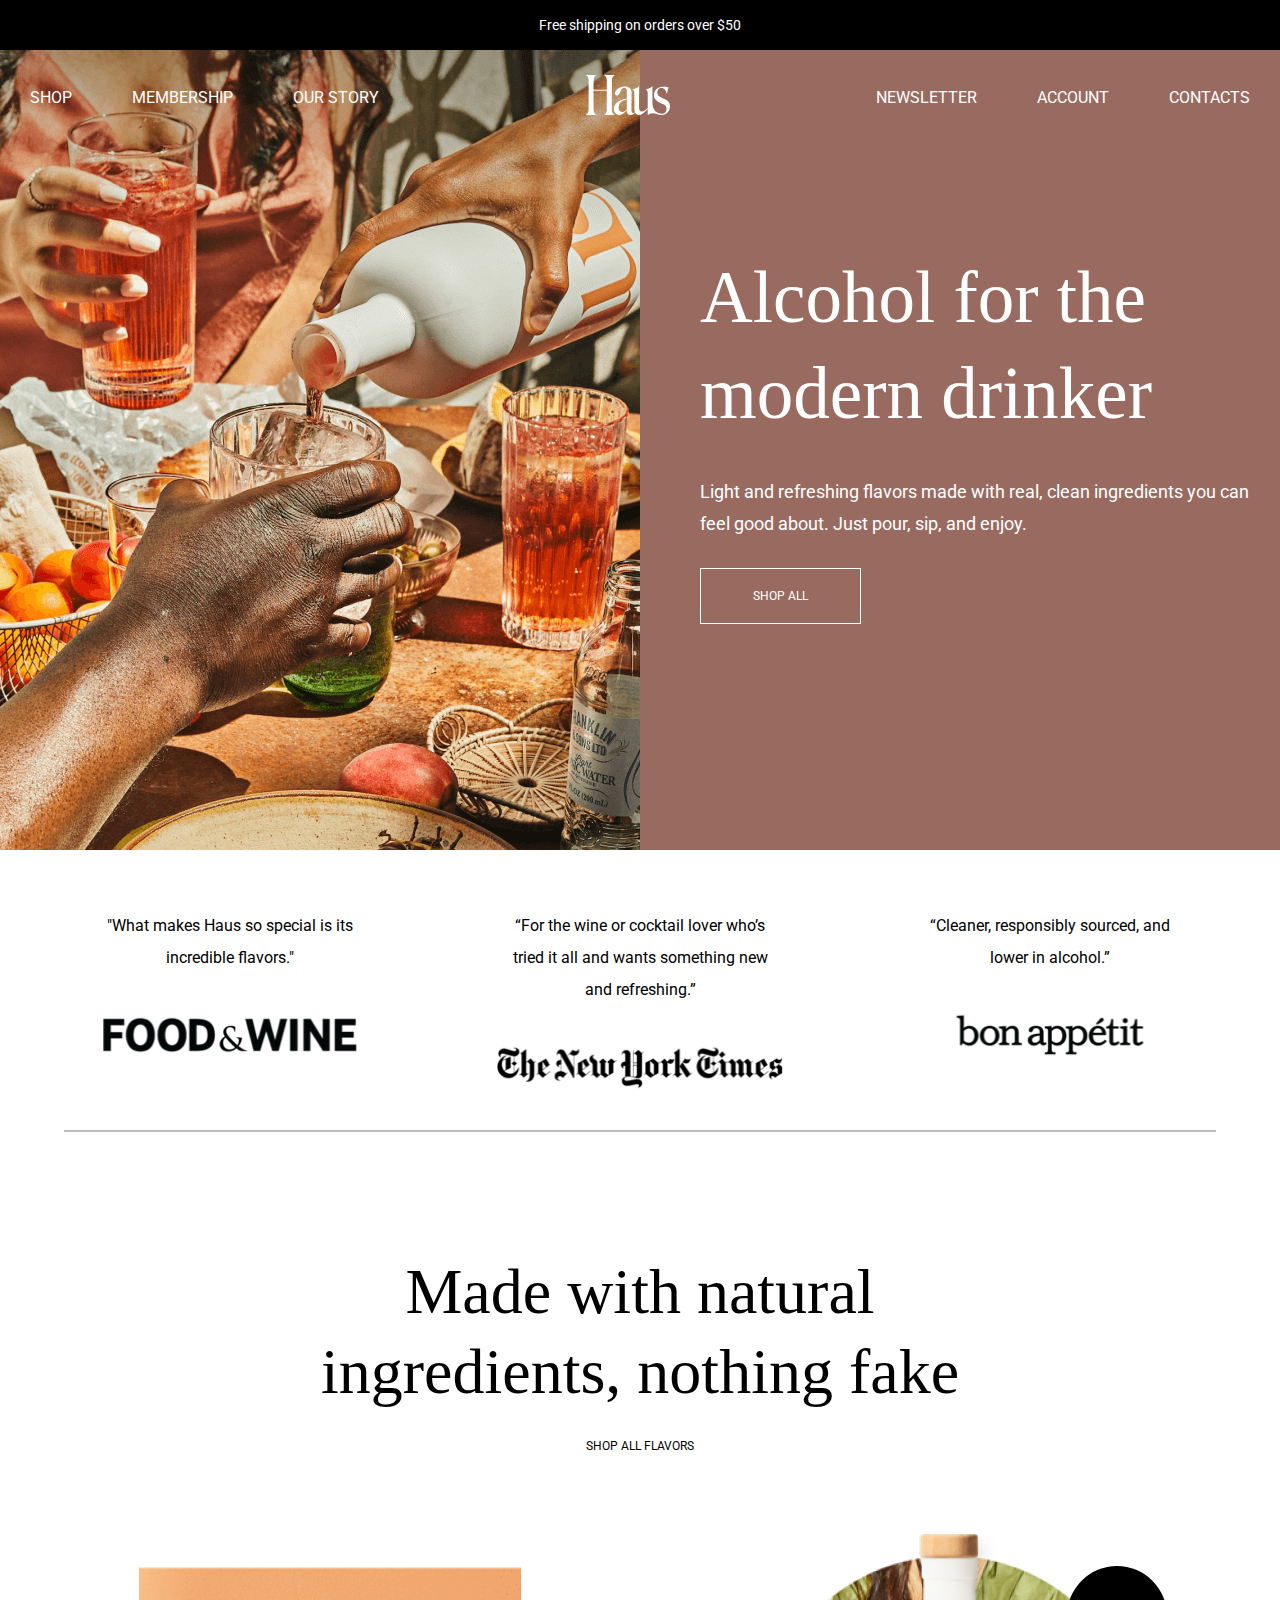
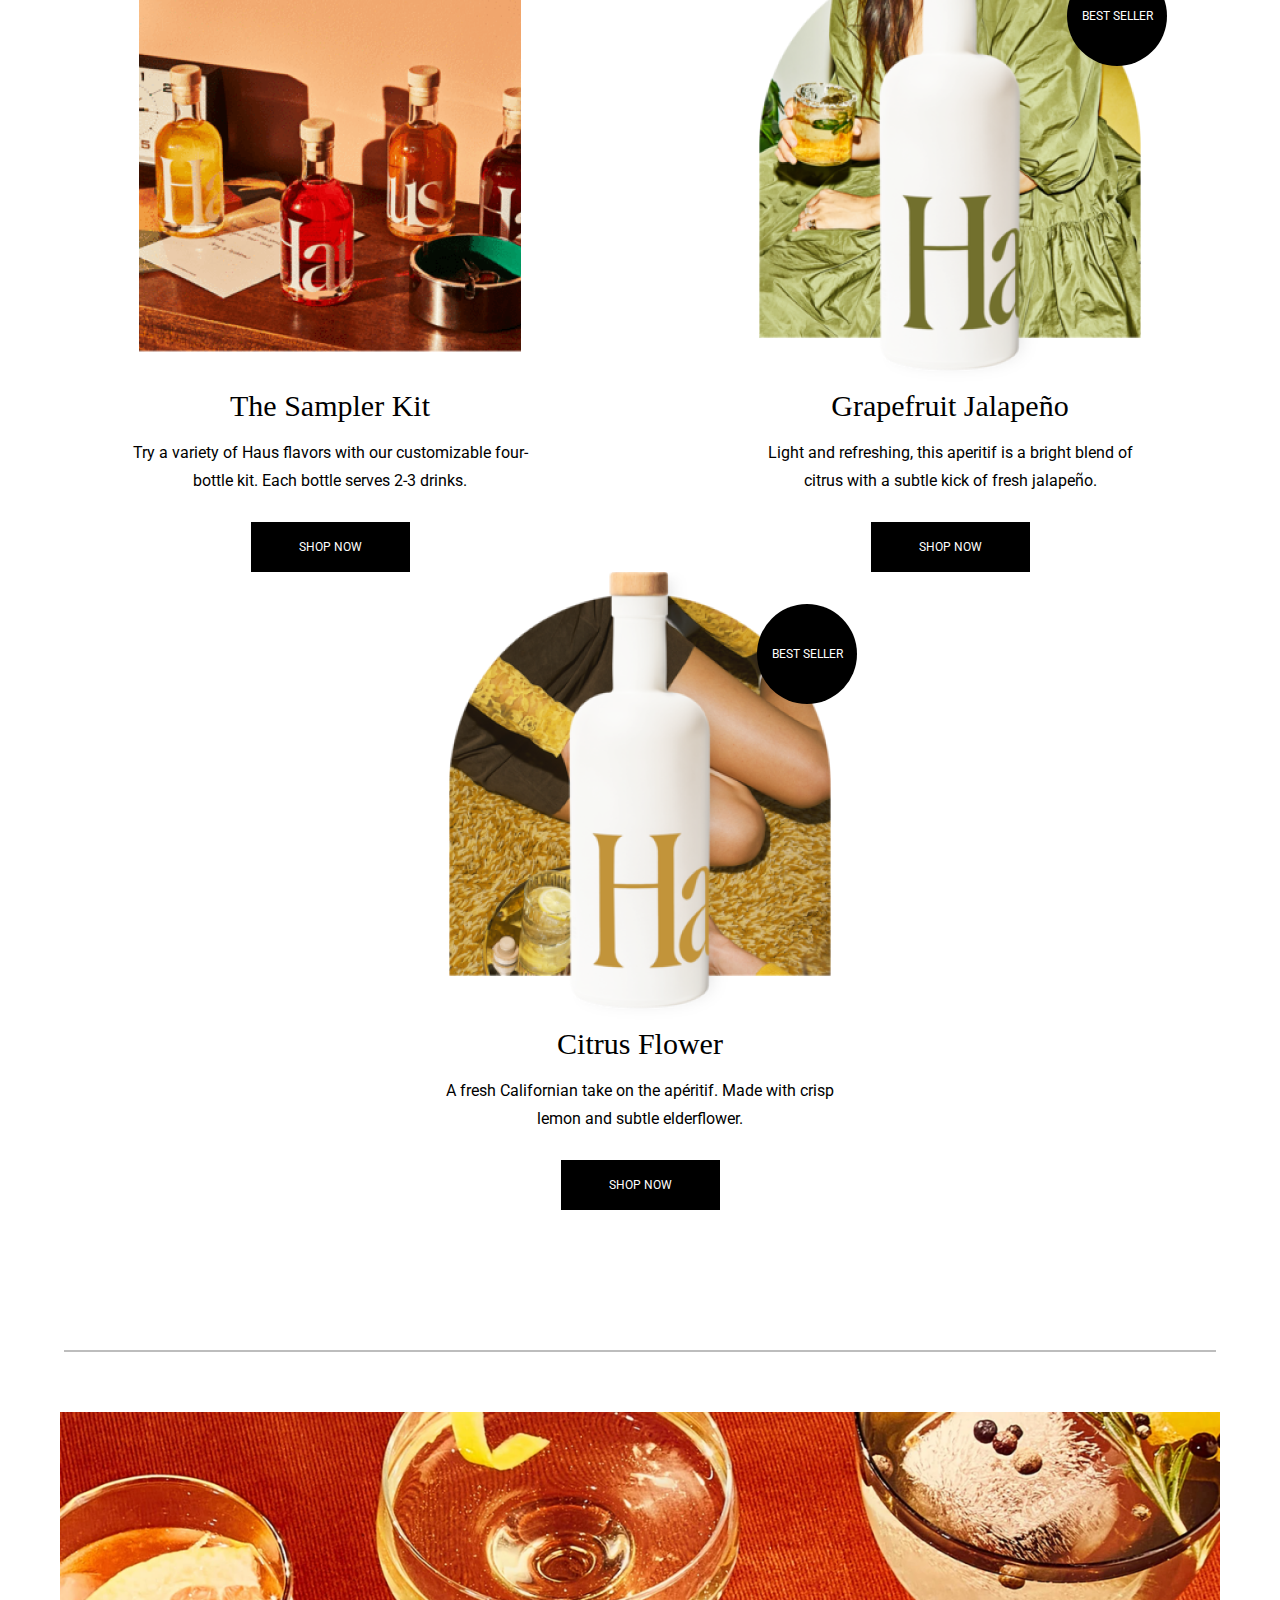
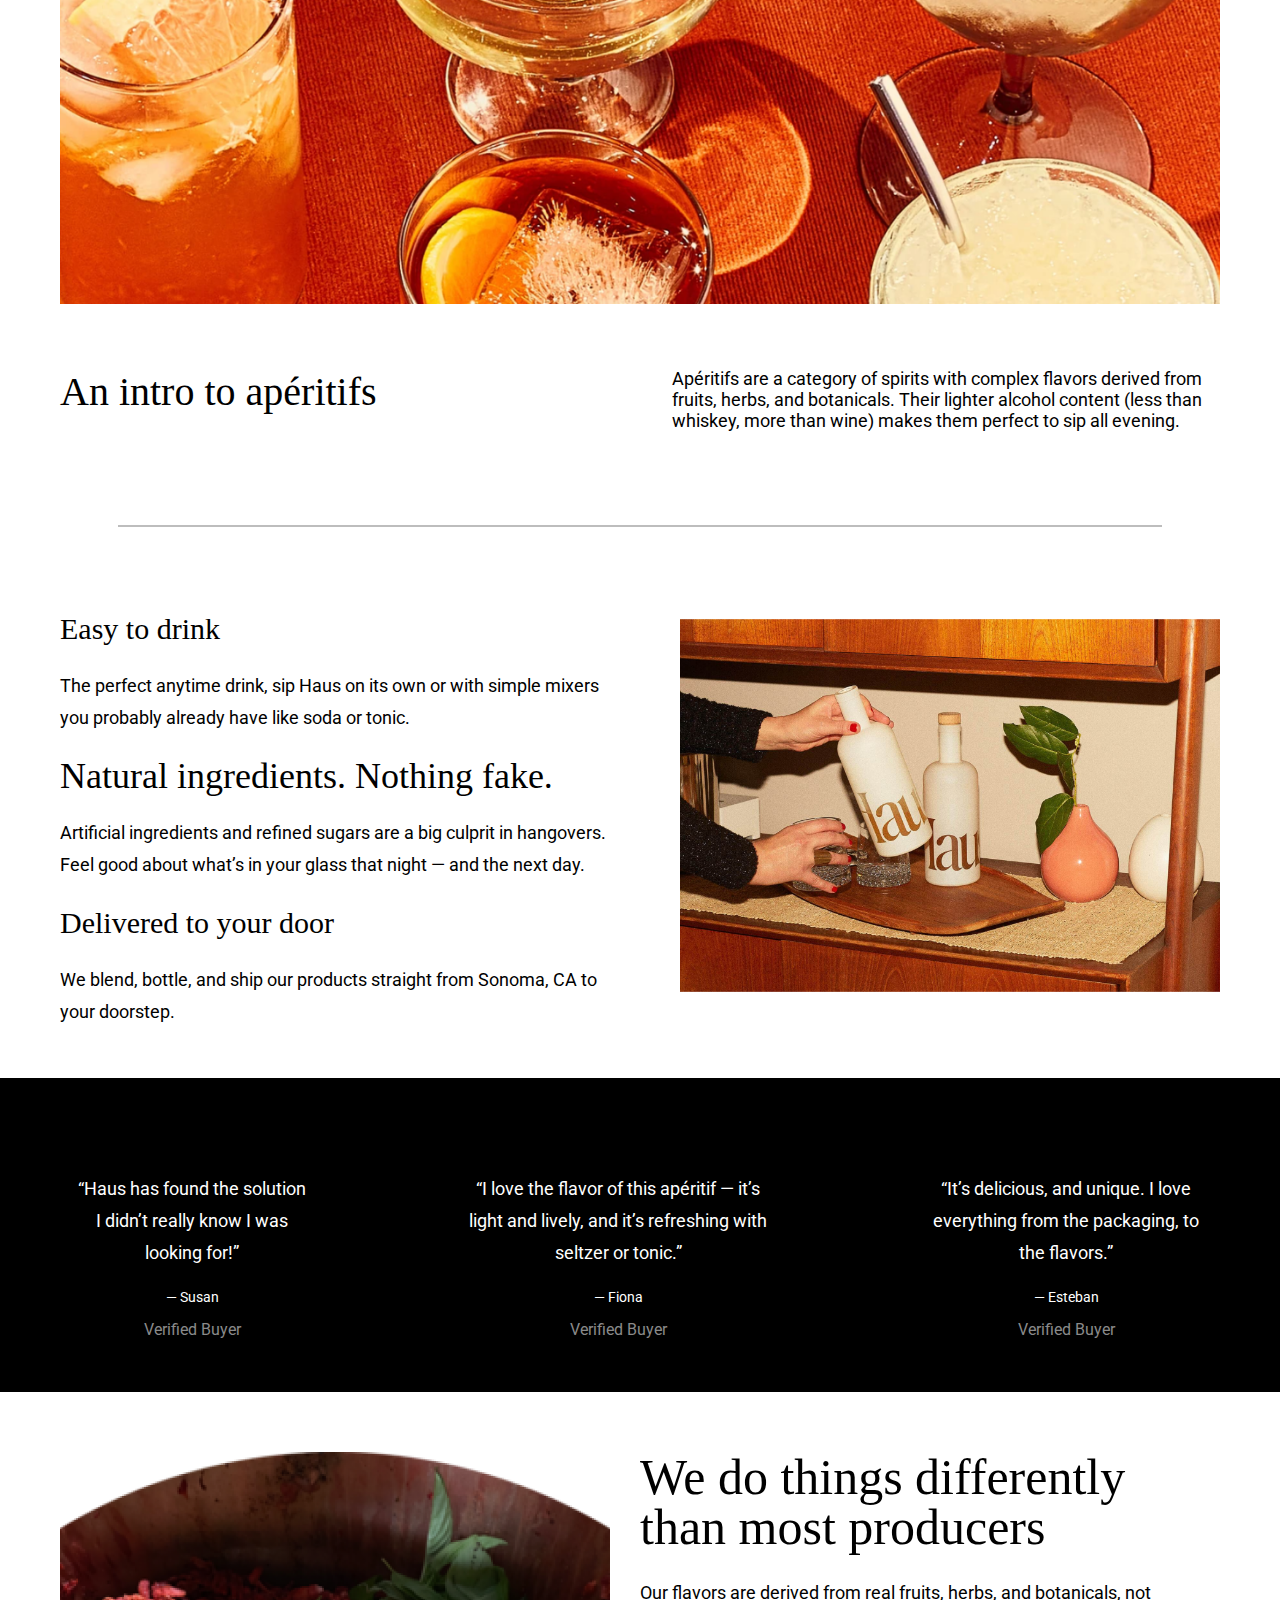
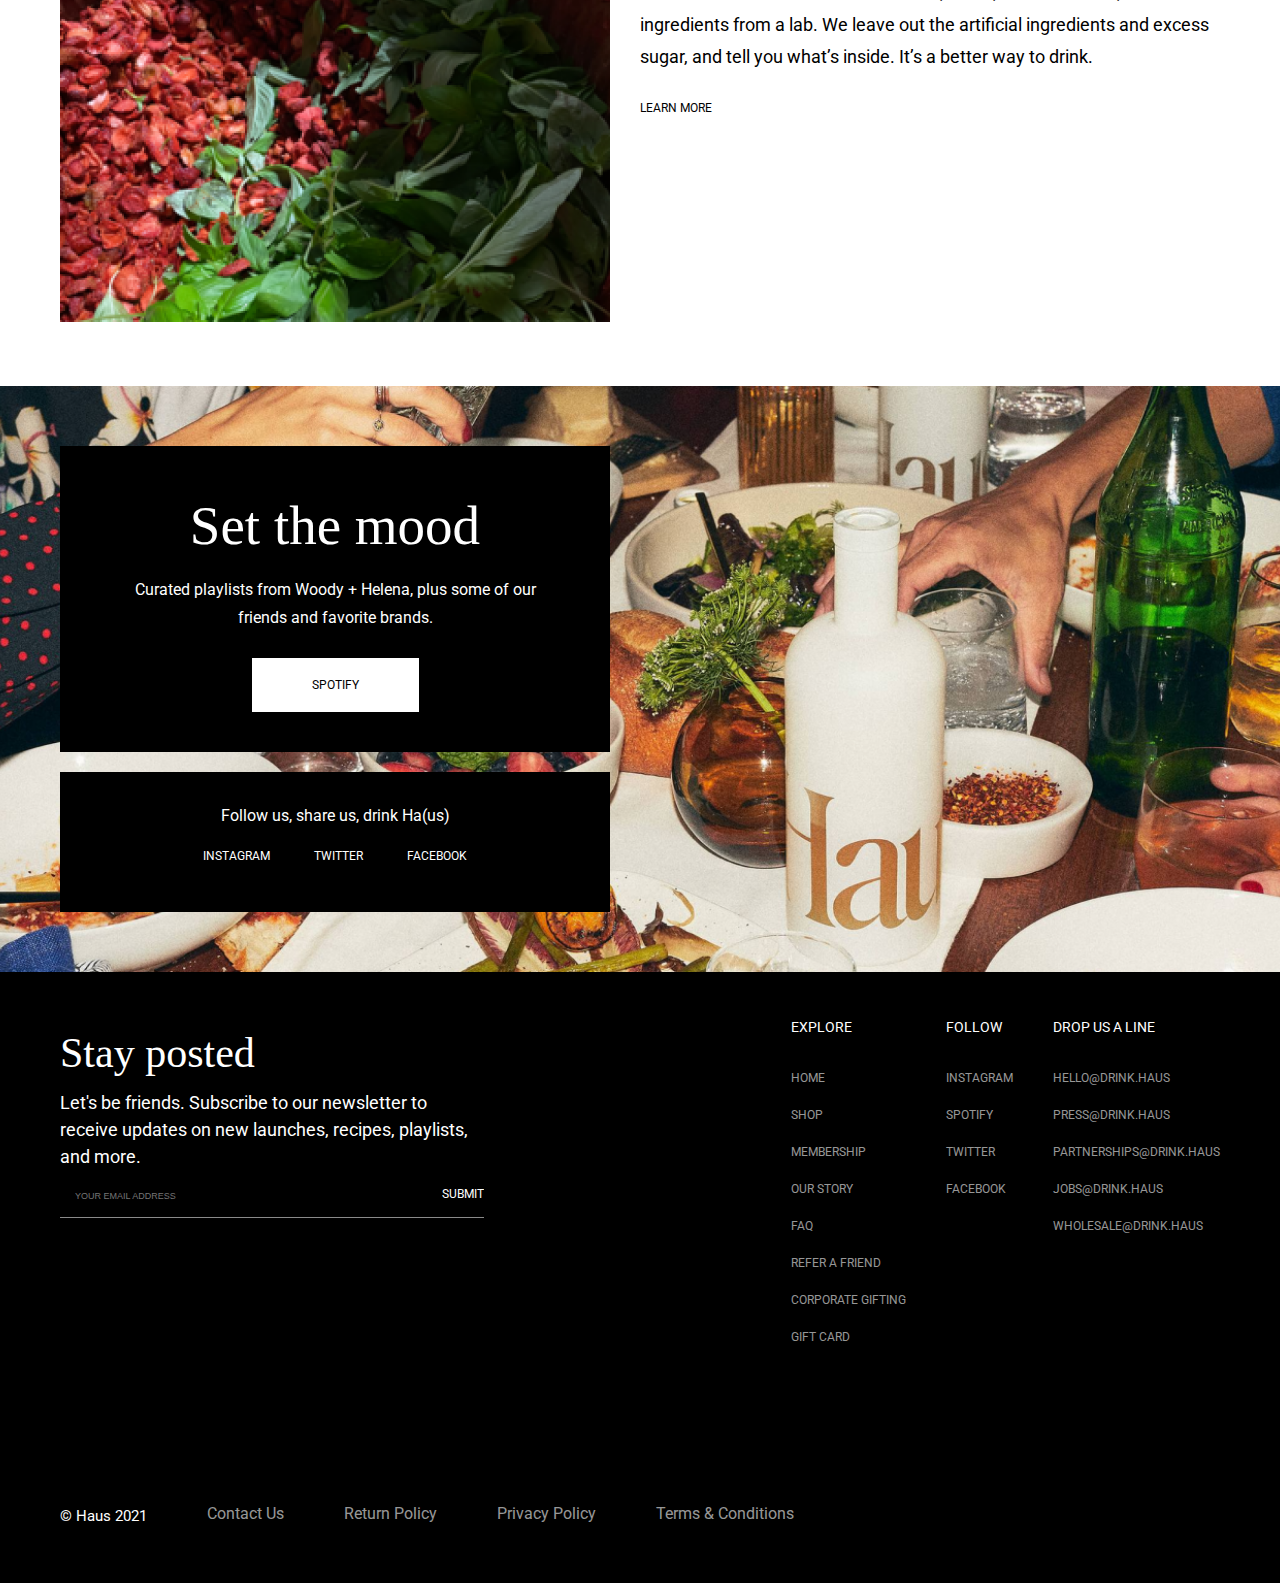
<file: app/index.html>
<!doctype html>
<html lang="en">

<head>
    <meta charset="UTF-8">
    <meta name="viewport"
        content="width=device-width, user-scalable=no, initial-scale=1.0, maximum-scale=1.0, minimum-scale=1.0">
    <meta http-equiv="X-UA-Compatible" content="ie=edge">
    <link href="http://fonts.cdnfonts.com/css/liberation-serif" rel="stylesheet">
    <link href="https://fonts.googleapis.com/css2?family=Roboto&display=swap" rel="stylesheet">
    <link rel="stylesheet" href="./css/app.min.css">
    <title>Gulp4 Starter</title>

</head>

<body>

    <div class="wrapper">

        <header>

            <div class="container">

                <div class="header-free-shipping">
                    <p>Free shipping on orders over $50</p>
                </div>

                <div class="banner-box">

                    <div class="header-nav-box">

                        <nav class="header-nav">
                            <ul class="header-menu header-menu--hid">

                                <li><a class="header__link" href="#shop">shop</a></li>
                                <li><a class="header__link" href="#members">membership</a></li>
                                <li><a class="header__link" href="#our-story">our story</a></li>
                            </ul>

                            <a href="#" class="logo-box">
                                <img class="logo" src="images/logo.svg" alt="logo">
                            </a>

                            <ul class="header-menu header-menu--hid">
                                <li><a class="header__link" href="#email">Newsletter</a></li>
                                <li><a class="header__link" href="#">Account</a></li>
                                <li><a class="header__link" href="#contacts">Contacts</a></li>
                                <!-- <li class="header__link header-cart">cart <span></span></li> -->
                            </ul>


                            <div class="burger" id="burger">
                                <img src="images/burger.svg" alt="burger">
                            </div>
                        </nav>
                    </div>

                    <div class="header-nav__slide-menu" id="slide-menu">
                        <nav class="header-nav header-nav--slide">
                            <ul class="header-menu header-menu--slide">

                                <li><a class="header__link" href="#shop">shop</a></li>
                                <li><a class="header__link" href="#members">membership</a></li>
                                <li><a class="header__link" href="#our-story">our story</a></li>
                            </ul>

                            <ul class="header-menu header-menu--slide">
                                <li><a class="header__link" href="#email">Newsletter</a></li>
                                <li><a class="header__link" href="#">Account</a></li>
                                <li><a class="header__link" href="#contacts">Contacts</a></li>

                                <!-- <li class="header__link header-cart">cart <span></span></li> -->
                            </ul>

                            <div class="cross" id="cross">
                                <img src="images/cross.svg" alt="cross">
                            </div>

                        </nav>
                    </div>


                    <div class="banner-background-box"></div>

                    <div class="banner-description-box">

                        <div class="banner-description">

                            <h2 class="banner-description__title">Alcohol for the modern drinker</h2>

                            <p class="banner-description__text">Light and refreshing flavors made with real, clean
                                ingredients you can feel good about.
                                Just pour, sip, and enjoy.</p>

                            <a class="banner-description__link" href="#shop-all"> shop all </a>
                        </div>

                    </div>




                </div>
                <div class="brands-quotes-box">

                    <div class="brands-quotes-box__quote">

                        <p class="quote-text">"What makes Haus so special is its incredible flavors."</p>

                        <img src="./images/food-wine.png" alt="food&wine">

                    </div>

                    <div class="brands-quotes-box__quote">

                        <p class="quote-text">“For the wine or cocktail lover who’s tried it all and wants something new
                            and refreshing.”</p>

                        <img src="./images/n-y-times.png" alt="theNYTimes">

                    </div>


                    <div class="brands-quotes-box__quote">

                        <p class="quote-text">“Cleaner, responsibly sourced, and lower in alcohol.”</p>

                        <img src="./images/bon-appetit.png" alt="bon-appetit">

                    </div>

                </div>

            </div>


        </header>






        <main>

            <div class="container">

                <div class="popular-drinks-box" id="shop">

                    <div class="popular-drinks__header">

                        <h2 class="popular-drinks-box__title" id="shop-all">Made with natural ingredients, nothing fake</h2>

                        <a class="popular-drinks__shop-all-link" href="#">Shop All Flavors</a>
                    </div>

                    <div class="popular-drinks">

                        <div class="popular-drinks__drink">
                            <img src="./images/first-drink.png" alt="first-drink">

                            <h3 class="popular-drinks__title">The Sampler Kit</h3>

                            <p class="popular-drinks__text">Try a variety of Haus flavors with our customizable
                                four-bottle kit. Each bottle serves 2-3 drinks.</p>

                            <a class="popular-drinks__shop-now-link" href="#">Shop Now</a>

                        </div>


                        <div class="popular-drinks__drink">

                            <img src="./images/second-drink.png" alt="second-drink">

                            <h3 class="popular-drinks__title">Grapefruit Jalapeño</h3>

                            <p class="popular-drinks__text">Light and refreshing, this aperitif is a bright blend of
                                citrus with a subtle kick of fresh jalapeño.</p>

                            <a class="popular-drinks__shop-now-link" href="#">Shop Now</a>

                            <span class="popular-drinks__best-seller">best seller</span>
                        </div>


                        <div class="popular-drinks__drink">

                            <img src="./images/third-drink.png" alt="third-drink">

                            <h3 class="popular-drinks__title">Citrus Flower</h3>

                            <p class="popular-drinks__text">A fresh Californian take on the apéritif. Made with crisp
                                lemon and subtle elderflower.</p>

                            <a class="popular-drinks__shop-now-link" href="#">Shop Now</a>

                            <span class="popular-drinks__best-seller">best seller</span>

                        </div>

                    </div>

                    <span class="decorate-line"></span>

                </div>

            </div>

            <div class="container">
                <div class="aperetifs-box">
                    <img class="aperetifs__bg" src="./images/aperetifs-bg.png" alt="aperetifs">

                    <div class="aperetifs__description">

                        <h2 class="aperetifs__title">An intro to apéritifs</h2>

                        <p class="aperetifs__text">Apéritifs are a category of spirits with complex flavors derived from
                            fruits, herbs, and
                            botanicals. Their lighter alcohol content (less than whiskey, more than wine) makes them
                            perfect to sip all evening.</p>

                    </div>

                    <span class="decorate-line"></span>

                </div>
            </div>

            <div class="container">
                <div class="advantages-box" id="our-story">

                    <div class="advantages__description">

                        <div class="advantages__text-box">

                            <h3 class="advantages__header">Easy to drink</h3>

                            <p class="advantages__text">The perfect anytime drink, sip Haus on its own or with simple
                                mixers you probably already
                                have like soda or tonic.</p>

                            <h3 class="advantages__header advantages__header--big">Natural ingredients. Nothing fake.
                            </h3>

                            <p class="advantages__text">Artificial ingredients and refined sugars are a big culprit in
                                hangovers. Feel good about
                                what’s in your glass that night — and the next day.</p>

                            <h3 class="advantages__header">Delivered to your door</h3>

                            <p class="advantages__text">We blend, bottle, and ship our products straight from Sonoma, CA
                                to your doorstep.</p>

                        </div>

                    </div>

                    <div class="advantages__image">
                        <img class="advantages__image-img" src="./images/advantages.png" alt="advantages-image">
                    </div>

                </div>
            </div>

            <div class="container">
                <div class="customer-comments-box" id="members">

                    <div class="customer-comments__item">
                        <p class="customer-comments__text">“Haus has found the solution I didn’t really know I was
                            looking for!”</p>
                        <p class="customer-comments__author">— Susan</p>
                        <p class="customer-comments__verified">Verified Buyer</p>
                    </div>

                    <div class="customer-comments__item">
                        <p class="customer-comments__text">“I love the flavor of this apéritif — it’s light and lively,
                            and it’s refreshing with seltzer or tonic.”</p>
                        <p class="customer-comments__author">— Fiona</p>
                        <p class="customer-comments__verified">Verified Buyer</p>
                    </div>

                    <div class="customer-comments__item">
                        <p class="customer-comments__text">“It’s delicious, and unique. I love everything from the
                            packaging, to the flavors.”</p>
                        <p class="customer-comments__author">— Esteban</p>
                        <p class="customer-comments__verified">Verified Buyer</p>
                    </div>

                </div>
            </div>

            <div class="container">
                <div class="about-poduct">

                    <div class="about-poduct__image">
                        <img src="./images/about-product.png" alt="">
                    </div>

                    <div class="about-poduct__description">

                        <h2 class="about-poduct__header">We do things differently than most producers</h2>

                        <p class="about-poduct__text">Our flavors are derived from real fruits, herbs, and botanicals,
                            not ingredients from a lab.
                            We leave out the artificial ingredients and excess sugar, and tell you what’s inside. It’s a
                            better way to drink.</p>

                        <a class="about-poduct__link" href="#">LEARN MORE</a>

                    </div>
                </div>
            </div>

            <div class="container">

                <div class="set-mod-box">

                    <div class="set-mod-box__background">


                        <div class="spotify-box">
                            <h3 class="spotify-box__header">Set the mood</h3>

                            <p class="spotify-box__text">Curated playlists from Woody + Helena, plus some of our friends
                                and
                                favorite brands.</p>

                            <a class="spotify-box__link" href="#">Spotify</a>

                        </div>

                        <div class="set-mod__our-contacts">

                            <p class="set-mod__our-contacts__text">Follow us, share us, drink Ha(us)</p>

                            <a class="set-mod__our-contacts__link" href="#">Instagram</a>

                            <a class="set-mod__our-contacts__link" href="#">Twitter</a>

                            <a class="set-mod__our-contacts__link" href="#">Facebook</a>

                        </div>

                    </div>

                </div>

            </div>



        </main>





        <footer>

            <div class="container">

                <div class="footer_inner">

                    <div class="feedback" id="contacts">

                        <div class="email-box" id="email">

                            <h2 class="email-box__header">Stay posted</h2>

                            <p class="email-box__text">Let's be friends. Subscribe to our newsletter to receive updates
                                on new launches, recipes,
                                playlists, and more.</p>

                            <form class="email-form" action="#">

                                <input class="email-form__email-input" type="email" placeholder="YOUR EMAIL ADDRESS">

                                <input class="email-form__submit" type="submit" value="Submit">

                            </form>

                        </div>

                        <div class="info">

                            <div class="info__explore info__item">
                                <div>
                                    <h3 class="info__header">explore</h3>

                                    <ul>
                                        <li><a href="#">home</a></li>
                                        <li><a href="#">shop</a></li>
                                        <li><a href="#">Membership</a></li>
                                        <li><a href="#">Our Story</a></li>
                                        <li><a href="#">faq</a></li>
                                        <li><a href="#">Refer a Friend</a></li>
                                        <li><a href="#">Corporate Gifting</a></li>
                                        <li><a href="#">Gift Card</a></li>
                                    </ul>
                                </div>
                            </div>

                            <div class="info__follow info__item">
                                <div>

                                    <h3 class="info__header">follow</h3>

                                    <ul>
                                        <li><a href="#">Instagram</a></li>
                                        <li><a href="#">Spotify</a></li>
                                        <li><a href="#">Twitter</a></li>
                                        <li><a href="#">Facebook</a></li>
                                    </ul>

                                </div>
                            </div>

                            <div class="info__drop-us info__item">
                                <div>
                                    <h3 class="info__header">Drop Us a Line</h3>

                                    <ul>
                                        <li><a href="mailto:hello@drink.haus">hello@drink.haus</a></li>
                                        <li><a href="mailto:press@drink.haus">press@drink.haus</a></li>
                                        <li><a href="mailto:partnerships@drink.haus">partnerships@drink.haus</a></li>
                                        <li><a href="mailto:jobs@drink.haus">jobs@drink.haus</a></li>
                                        <li><a target="_blank"
                                                href="mailto:wholesale@drink.haus">wholesale@drink.haus</a>
                                        </li>
                                    </ul>
                                </div>

                            </div>

                        </div>



                    </div>

                    <div class="copyright">
                        <p class="copyright__text">© Haus 2021</p>

                        <ul class="copyright__menu">
                            <li><a class="copyright__link" href="#">Contact Us</a></li>
                            <li><a class="copyright__link" href="#">Return Policy</a></li>
                            <li><a class="copyright__link" href="#">Privacy Policy</a></li>
                            <li><a class="copyright__link" href="#">Terms & Conditions</a></li>
                        </ul>


                    </div>
                </div>
            </div>

        </footer>



    </div>



    <script src="js/app.js"></script>

</body>

</html>
</file>
<file: app/css/app.min.css>
html{scroll-behavior:smooth}*{list-style-type:none;margin:0;padding:0;text-decoration:none;-webkit-box-sizing:border-box;box-sizing:border-box}body{overflow-x:hidden}.banner-background-box{background-color:#ebaeae;height:800px;width:50%}.wrapper{display:-webkit-box;display:-ms-flexbox;display:flex;-webkit-box-pack:center;-ms-flex-pack:center;justify-content:center;-webkit-box-orient:vertical;-webkit-box-direction:normal;-ms-flex-direction:column;flex-direction:column;background-color:#fff}.container{max-width:1440px;margin:0 auto;-webkit-box-sizing:border-box;box-sizing:border-box}.decorate-line{display:block;width:90%;height:2px;background-color:#bdbdbd;margin:0 auto}.header-free-shipping{display:-webkit-box;display:-ms-flexbox;display:flex;-webkit-box-pack:center;-ms-flex-pack:center;justify-content:center;-webkit-box-align:center;-ms-flex-align:center;align-items:center;background-color:#000;font-family:Roboto,sans-serif;line-height:18px;font-size:14px;height:50px;color:#fff}.burger{cursor:pointer;padding-right:20px;display:none}.burger img{width:40px}.banner-box{height:800px;position:relative;display:-webkit-box;display:-ms-flexbox;display:flex}.header-nav-box{position:absolute;width:100%}.header-nav{padding-top:25px;display:-webkit-box;display:-ms-flexbox;display:flex;-webkit-box-pack:justify;-ms-flex-pack:justify;justify-content:space-between;-webkit-box-align:center;-ms-flex-align:center;align-items:center}.header-menu{display:-webkit-box;display:-ms-flexbox;display:flex;-webkit-box-align:center;-ms-flex-align:center;align-items:center}.header__link{font-family:Roboto,sans-serif;text-transform:uppercase;margin:0 60px;color:#fff;position:relative}.header__link::after{position:absolute;content:"";width:100%;height:2px;bottom:0;left:0;background-color:#fff;visibility:hidden;-webkit-transition:.3s;-o-transition:.3s;transition:.3s;-webkit-transform:scale(0);-ms-transform:scale(0);transform:scale(0)}.header__link:hover:after{-webkit-transform:scale(1);-ms-transform:scale(1);transform:scale(1);-webkit-transition:.3s;-o-transition:.3s;transition:.3s;visibility:visible}.header-nav__slide-menu{position:fixed;top:0;left:0;height:100vmax;width:100vw;z-index:2;background:rgba(0,0,0,.94);overflow:hidden;-webkit-transform:translate(-100%);-ms-transform:translate(-100%);transform:translate(-100%);-webkit-transition:.3s;-o-transition:.3s;transition:.3s}.header-nav--slide{-webkit-box-orient:vertical;-webkit-box-direction:normal;-ms-flex-direction:column;flex-direction:column;width:100vw;-webkit-box-pack:center;-ms-flex-pack:center;justify-content:center;-ms-flex-line-pack:center;align-content:center;height:100vh;overflow:hidden}.header-menu--slide{-webkit-box-orient:vertical;-webkit-box-direction:normal;-ms-flex-direction:column;flex-direction:column;-webkit-box-align:start;-ms-flex-align:start;align-items:flex-start;font-size:30px}.header-menu--slide li{margin:15px 0}.logo-box{margin:0 auto}.cross{position:absolute;top:5%;right:5%}.cross img{height:40px;cursor:pointer}.banner-background-box{background-image:url(../images/header-bg.png);background-repeat:no-repeat;background-position:center center;background-size:cover}.banner-description-box{background:#996b60;height:800px;width:50%;color:#fff}.banner-description{padding:310px 0 0 60px}.banner-description__title{font-size:73px;line-height:96px;font-family:"Liberation Serif",sans-serif;font-weight:400;max-width:457px}.banner-description__text{padding:34px 0 0 0;font-size:18px;line-height:32px;font-family:Roboto,sans-serif;font-weight:400;margin-bottom:46px}.banner-description__link{text-transform:uppercase;font-size:12px;line-height:14px;font-family:Roboto,sans-serif;font-weight:400;color:#fff;padding:20px 52px;border:1px solid #fff;-webkit-transition:.3s;-o-transition:.3s;transition:.3s}.banner-description__link:hover{background-color:rgba(255,255,255,.25)}.brands-quotes-box{display:-webkit-box;display:-ms-flexbox;display:flex;-webkit-box-pack:justify;-ms-flex-pack:justify;justify-content:space-between;position:relative;padding:60px 80px 40px;margin-bottom:120px}.brands-quotes-box::after{content:"";position:absolute;width:90%;height:2px;background-color:#bdbdbd;bottom:0;margin-left:auto;margin-right:auto;left:0;right:0}.brands-quotes-box__quote{font-family:Roboto,sans-serif;font-weight:400;text-align:center;display:-webkit-box;display:-ms-flexbox;display:flex;-webkit-box-pack:start;-ms-flex-pack:start;justify-content:flex-start;-webkit-box-orient:vertical;-webkit-box-direction:normal;-ms-flex-direction:column;flex-direction:column;-webkit-box-align:center;-ms-flex-align:center;align-items:center}.quote-text{line-height:32px;max-width:280px;margin-bottom:36px}.popular-drinks-box{position:relative}.popular-drinks__header{text-align:center}.popular-drinks-box__title{font-family:"Liberation Serif",sans-serif;font-weight:400;font-size:64px;line-height:80px;max-width:670px;margin:0 auto;margin-bottom:24px}.popular-drinks__shop-all-link{font-size:12px;font-family:Roboto,sans-serif;font-weight:400;color:#000;text-transform:uppercase;-webkit-transition:.3s;-o-transition:.3s;transition:.3s;position:relative}.popular-drinks__shop-all-link:after{position:absolute;content:"";height:2px;background-color:#000;width:100%;bottom:-3px;left:0;right:0;margin:auto;visibility:hidden;-webkit-transition:.3s;-o-transition:.3s;transition:.3s;-webkit-transform:scale(0);-ms-transform:scale(0);transform:scale(0)}.popular-drinks__shop-all-link:hover:after{-webkit-transform:scale(1);-ms-transform:scale(1);transform:scale(1);-webkit-transition:.3s;-o-transition:.3s;transition:.3s;visibility:visible}.popular-drinks{margin:80px 0 140px 0;display:-webkit-box;display:-ms-flexbox;display:flex;padding:0 80px}.popular-drinks__drink{text-align:center;position:relative}.popular-drinks__best-seller{font-family:Roboto,sans-serif;font-size:12px;text-transform:uppercase;position:absolute;display:-webkit-box;display:-ms-flexbox;display:flex;-webkit-box-pack:center;-ms-flex-pack:center;justify-content:center;-webkit-box-align:center;-ms-flex-align:center;align-items:center;height:100px;width:100px;top:5%;right:15%;border-radius:100%;background-color:#000;color:#fff}.popular-drinks__title{font-size:30px;font-family:"Liberation Serif",sans-serif;font-weight:400;margin-bottom:16px}.popular-drinks__text{font-family:Roboto,sans-serif;font-size:16px;line-height:28px}.popular-drinks__shop-now-link{display:inline-block;font-size:12px;font-weight:400;font-family:Roboto,sans-serif;color:#fff;background-color:#000;padding:18px 48px;margin-top:27px;text-transform:uppercase;-webkit-transition:.3s;-o-transition:.3s;transition:.3s;position:relative;outline:0}.popular-drinks__shop-now-link::after{position:absolute;content:"";width:100%;height:100%;left:0;top:0;border:1px solid #000;visibility:hidden;-webkit-transition:.3s;-o-transition:.3s;transition:.3s;-webkit-transform:scale(0);-ms-transform:scale(0);transform:scale(0)}.popular-drinks__shop-now-link:focus:after,.popular-drinks__shop-now-link:hover:after{-webkit-transform:scale(1);-ms-transform:scale(1);transform:scale(1);-webkit-transition:.4s;-o-transition:.4s;transition:.4s;visibility:visible}.popular-drinks__shop-now-link:focus,.popular-drinks__shop-now-link:hover{color:#000;background-color:#fff;-webkit-transition:.3s;-o-transition:.3s;transition:.3s;-webkit-box-sizing:border-box;box-sizing:border-box}.aperetifs-box{margin:60px 0 0 0;padding:0 60px}.aperetifs__bg{width:100%;height:auto}.aperetifs__description{display:-webkit-box;display:-ms-flexbox;display:flex;-webkit-box-pack:justify;-ms-flex-pack:justify;justify-content:space-between;margin:60px 0 94px 0}.aperetifs__title{font-family:"Liberation Serif",sans-serif;font-size:53px;font-weight:400}.aperetifs__text{max-width:548px;font-size:18px;font-family:Roboto,sans-serif}.advantages-box{padding:0 60px;display:-webkit-box;display:-ms-flexbox;display:flex;-webkit-box-pack:justify;-ms-flex-pack:justify;justify-content:space-between;-webkit-box-align:center;-ms-flex-align:center;align-items:center;margin:60px 0 50px 0}.advantages__description{padding-right:60px}.advantages__header{font-size:30px;font-family:"Liberation Serif",sans-serif;font-weight:400;line-height:44px;margin:20px 0 19px 0}.advantages__header--big{font-size:36px}.advantages__text{font-size:18px;font-family:Roboto,sans-serif;font-weight:400;line-height:32px}.customer-comments-box{background-color:#000;width:100%;display:-webkit-box;display:-ms-flexbox;display:flex;-webkit-box-pack:justify;-ms-flex-pack:justify;justify-content:space-between;color:#fff;text-align:center;padding:95px 0 50px 0}.customer-comments__item{font-family:Roboto,sans-serif;font-weight:400;max-width:318px;margin:0 75px}.customer-comments__text{font-size:18px;line-height:32px}.customer-comments__author{font-size:14px;line-height:21px;margin:18px 0 10px 0}.customer-comments__verified{font-size:16px;line-height:24px;color:#8a8a8a}.about-poduct{display:-webkit-box;display:-ms-flexbox;display:flex;padding:60px;-webkit-box-pack:justify;-ms-flex-pack:justify;justify-content:space-between}.about-poduct__description{padding-left:110px}.about-poduct__header{font-family:"Liberation Serif",sans-serif;font-weight:400;font-size:64px;line-height:80px}.about-poduct__text{font-family:Roboto,sans-serif;font-weight:400;font-size:18px;line-height:32px;margin:154px 0 35px 0}.about-poduct__link{font-size:12px;line-height:18px;font-family:Roboto,sans-serif;font-weight:400;color:#000;position:relative;-webkit-transition:.3s;-o-transition:.3s;transition:.3s;justify-self:flex-start}.about-poduct__link::after{position:absolute;content:"";height:2px;background-color:#000;width:100%;bottom:-3px;left:0;right:0;margin:auto;visibility:hidden;-webkit-transition:.3s;-o-transition:.3s;transition:.3s;-webkit-transform:scale(0);-ms-transform:scale(0);transform:scale(0)}.about-poduct__link:hover:after{-webkit-transform:scale(1);-ms-transform:scale(1);transform:scale(1);-webkit-transition:.3s;-o-transition:.3s;transition:.3s;visibility:visible}.set-mod-box__background{padding:60px 0 60px 60px}.set-mod-box{text-align:center;background-image:url(../images/set-the-mod.png);background-repeat:no-repeat;background-size:cover;background-position:center}.spotify-box{background-color:#000;color:#fff;max-width:550px;-webkit-box-sizing:border-box;box-sizing:border-box;padding:40px 70px;margin-bottom:20px}.spotify-box__header{font-family:"Liberation Serif",sans-serif;font-size:55px;line-height:80px;font-weight:400}.spotify-box__text{font-family:Roboto,sans-serif;font-size:16px;font-weight:400;line-height:28px;margin:10px 0 26px 0}.spotify-box__link{display:inline-block;background-color:#fff;padding:20px 60px;text-transform:uppercase;font-size:12px;line-height:14px;font-weight:400;font-family:Roboto,sans-serif;color:#000;-webkit-transition:.3s;-o-transition:.3s;transition:.3s}.spotify-box__link:focus,.spotify-box__link:hover{-webkit-transition:.3s;-o-transition:.3s;transition:.3s;background-color:#1db954;color:#fff}.set-mod__our-contacts{background-color:#000;color:#fff;max-width:550px;padding:30px 120px;-webkit-box-sizing:border-box;box-sizing:border-box;font-family:Roboto,sans-serif;font-weight:400}.set-mod__our-contacts__text{font-size:16px;line-height:28px}.set-mod__our-contacts__link{display:inline-block;font-size:12px;line-height:18px;text-transform:uppercase;color:#fff;margin:17px 20px;-webkit-box-sizing:border-box;box-sizing:border-box;position:relative}.set-mod__our-contacts__link::after{position:absolute;content:"";height:2px;background-color:#fff;width:100%;bottom:-3px;left:0;right:0;margin:auto;visibility:hidden;-webkit-transition:.3s;-o-transition:.3s;transition:.3s;-webkit-transform:scale(0);-ms-transform:scale(0);transform:scale(0)}.set-mod__our-contacts__link:hover:after{-webkit-transform:scale(1);-ms-transform:scale(1);transform:scale(1);-webkit-transition:.3s;-o-transition:.3s;transition:.3s;visibility:visible}.footer_inner{background-color:#000;color:#fff;padding:45px 60px 55px 60px}.footer_inner a{color:rgba(255,255,255,.6);font-family:Roboto,sans-serif;font-weight:400}.feedback{display:-webkit-box;display:-ms-flexbox;display:flex;-webkit-box-pack:justify;-ms-flex-pack:justify;justify-content:space-between}.email-box__header{font-size:42px;font-family:"Liberation Serif",sans-serif;font-weight:400;line-height:72px}.email-box__text{font-family:Roboto,sans-serif;font-size:18px;font-weight:400;line-height:27px;max-width:424px}.email-form{position:relative;display:-webkit-box;display:-ms-flexbox;display:flex;-webkit-box-pack:justify;-ms-flex-pack:justify;justify-content:space-between;max-width:440px;-webkit-box-sizing:border-box;box-sizing:border-box}.email-form::after{content:"";position:absolute;width:100%;height:1px;background-color:#8a8a8a;left:0;bottom:0}.email-form__email-input{background:0 0;color:#fff;outline:0;border:none;padding:15px;font-size:16px;position:relative;width:100%}.email-form__email-input::-webkit-input-placeholder{font-size:9px;width:100%}.email-form__email-input::-moz-placeholder{font-size:9px;width:100%}.email-form__email-input:-ms-input-placeholder{font-size:9px;width:100%}.email-form__email-input::-ms-input-placeholder{font-size:9px;width:100%}.email-form__email-input::placeholder{font-size:9px;width:100%}.email-form__submit{background:0 0;border:none;color:#fff;text-transform:uppercase;font-size:12px;font-family:Roboto,sans-serif;position:relative;cursor:pointer}.info{display:-webkit-box;display:-ms-flexbox;display:flex;-webkit-box-pack:justify;-ms-flex-pack:justify;justify-content:space-between}.info__follow{margin:0 130px}.info__header{font-size:14px;line-height:21px;text-transform:uppercase;font-weight:400;font-family:Roboto,sans-serif;margin-bottom:30px}.info a{display:inline-block;font-size:12px;text-transform:uppercase;margin-bottom:20px;position:relative;-webkit-transition:.3s;-o-transition:.3s;transition:.3s}.footer_inner a::after{content:"";position:absolute;height:2px;background-color:#fff;width:100%;bottom:-3px;left:0;right:0;margin:auto;visibility:hidden;-webkit-transition:.3s;-o-transition:.3s;transition:.3s;-webkit-transform:scale(0);-ms-transform:scale(0);transform:scale(0)}.footer_inner a:hover:after{-webkit-transform:scale(1);-ms-transform:scale(1);transform:scale(1);-webkit-transition:.3s;-o-transition:.3s;transition:.3s;visibility:visible}.copyright{display:-webkit-box;display:-ms-flexbox;display:flex;margin-top:140px}.copyright__text{font-family:Roboto,sans-serif;font-size:15px;line-height:24px;font-weight:400}.copyright__menu{display:-webkit-box;display:-ms-flexbox;display:flex}.copyright__link{margin-left:60px;position:relative}@media (max-width:1440px){.popular-drinks{padding:0 20px}.advantages__image-img{max-width:700px}}@media (max-width:1280px){.header__link{margin:0 30px}.banner-description{padding:200px 15px 0 60px}.popular-drinks{display:-webkit-box;display:-ms-flexbox;display:flex;-ms-flex-wrap:wrap;flex-wrap:wrap;-webkit-box-pack:center;-ms-flex-pack:center;justify-content:center}.popular-drinks__drink{width:50%}.popular-drinks__text{max-width:400px;margin:0 auto}.aperetifs__title{font-size:40px}.advantages__image-img{max-width:540px}.about-poduct__description{padding-left:30px}.about-poduct__header{font-size:50px;line-height:50px}.about-poduct__text{margin:25px 0}.info__follow{margin:0 40px}}@media (max-width:1024px){.header__link{margin:0 15px}.banner-description{padding:200px 15px 0 60px}.banner-description__title{font-size:60px;line-height:70px}.brands-quotes-box{-ms-flex-wrap:wrap;flex-wrap:wrap;-webkit-box-pack:center;-ms-flex-pack:center;justify-content:center;padding:60px 20px 40px}.brands-quotes-box__quote{width:50%;margin-bottom:20px}.popular-drinks__drink{width:100%;margin-bottom:30px}.advantages-box{-webkit-box-orient:vertical;-webkit-box-direction:reverse;-ms-flex-direction:column-reverse;flex-direction:column-reverse}.advantages__description{padding:0}.advantages__image-img{max-width:100%}.customer-comments__item{margin:0 25px}.about-poduct{-webkit-box-orient:vertical;-webkit-box-direction:normal;-ms-flex-direction:column;flex-direction:column}.about-poduct__image{text-align:center}.about-poduct__description{margin-top:10px;padding:0}.footer_inner{padding:45px 60px 55px 0}.feedback{-webkit-box-orient:vertical;-webkit-box-direction:normal;-ms-flex-direction:column;flex-direction:column;-webkit-box-pack:center;-ms-flex-pack:center;justify-content:center}.email-box{padding:0 70px}.info{margin-top:40px;padding:0 70px}.info__follow{margin:0}.copyright{padding-left:70px}.copyright__link{margin-left:20px}}@media (max-width:850px){.banner-box{height:700px}.banner-background-box,.banner-description-box{height:700px}.banner-background-box{width:45%}.banner-description-box{width:55%}.banner-description{padding:100px 15px 0 30px}.header-menu--hid{display:none}.burger{display:block;color:#fff}}@media (max-width:750px){.header-nav-box{z-index:1}.banner-background-box{min-width:100%}.banner-description-box{position:relative;right:100%;min-width:100%;background:rgba(0,0,0,.3)}.banner-description{opacity:1;min-width:100%}.brands-quotes-box{-webkit-box-orient:vertical;-webkit-box-direction:normal;-ms-flex-direction:column;flex-direction:column;-webkit-box-align:center;-ms-flex-align:center;align-items:center}.aperetifs-box{padding:0 30px}.about-poduct{padding:60px 30px}.about-poduct__image{min-width:100%}.about-poduct__image img{width:100%}.set-mod-box__background{padding:60px 20px;display:-webkit-box;display:-ms-flexbox;display:flex;-webkit-box-orient:vertical;-webkit-box-direction:normal;-ms-flex-direction:column;flex-direction:column;-webkit-box-align:center;-ms-flex-align:center;align-items:center}.footer_inner{padding:45px 30px 55px 0}.copyright{display:-webkit-box;display:-ms-flexbox;display:flex;-webkit-box-orient:vertical;-webkit-box-direction:normal;-ms-flex-direction:column;flex-direction:column;-webkit-box-align:start;-ms-flex-align:start;align-items:flex-start;margin-top:50px}.copyright__menu{-webkit-box-orient:vertical;-webkit-box-direction:normal;-ms-flex-direction:column;flex-direction:column}.copyright__menu li{margin:5px 0}.copyright__link{margin:0;font-size:20px}}@media (max-width:600px){.aperetifs__description{display:-webkit-box;display:-ms-flexbox;display:flex;-webkit-box-orient:vertical;-webkit-box-direction:normal;-ms-flex-direction:column;flex-direction:column}.advantages-box{padding:0 20px}.customer-comments-box{-webkit-box-orient:vertical;-webkit-box-direction:normal;-ms-flex-direction:column;flex-direction:column;-webkit-box-align:center;-ms-flex-align:center;align-items:center}.customer-comments__item{margin:20px 0}.info{-ms-flex-wrap:wrap;flex-wrap:wrap;padding:0 20px;-webkit-box-pack:center;-ms-flex-pack:center;justify-content:center;-ms-flex-line-pack:center;align-content:center}.info__item{margin:20px 0;width:50%;display:-webkit-box;display:-ms-flexbox;display:flex;-webkit-box-orient:vertical;-webkit-box-direction:normal;-ms-flex-direction:column;flex-direction:column;-webkit-box-align:center;-ms-flex-align:center;align-items:center}}@media (max-width:600px){.set-mod__our-contacts{padding:30px 100px}.popular-drinks__drink img{width:100%}.aperetifs-box{padding:0 20px}.about-poduct{padding:60px 20px}.email-box{padding:0 20px}.copyright{padding-left:20px}}@media (max-width:400px){.cross{right:10%}.banner-description{padding:100px 0 0 10px}.popular-drinks__header{padding:0 5px}.aperetifs-box{padding:0 10px}.advantages-box{padding:0 10px}.customer-comments-box{padding-left:5px;padding-right:5px}.about-poduct{padding:60px 10px}.spotify-box{padding:40px 50px}.set-mod__our-contacts{padding:30px 60px}.footer_inner{padding:45px 10px 55px 10px}}
</file>
